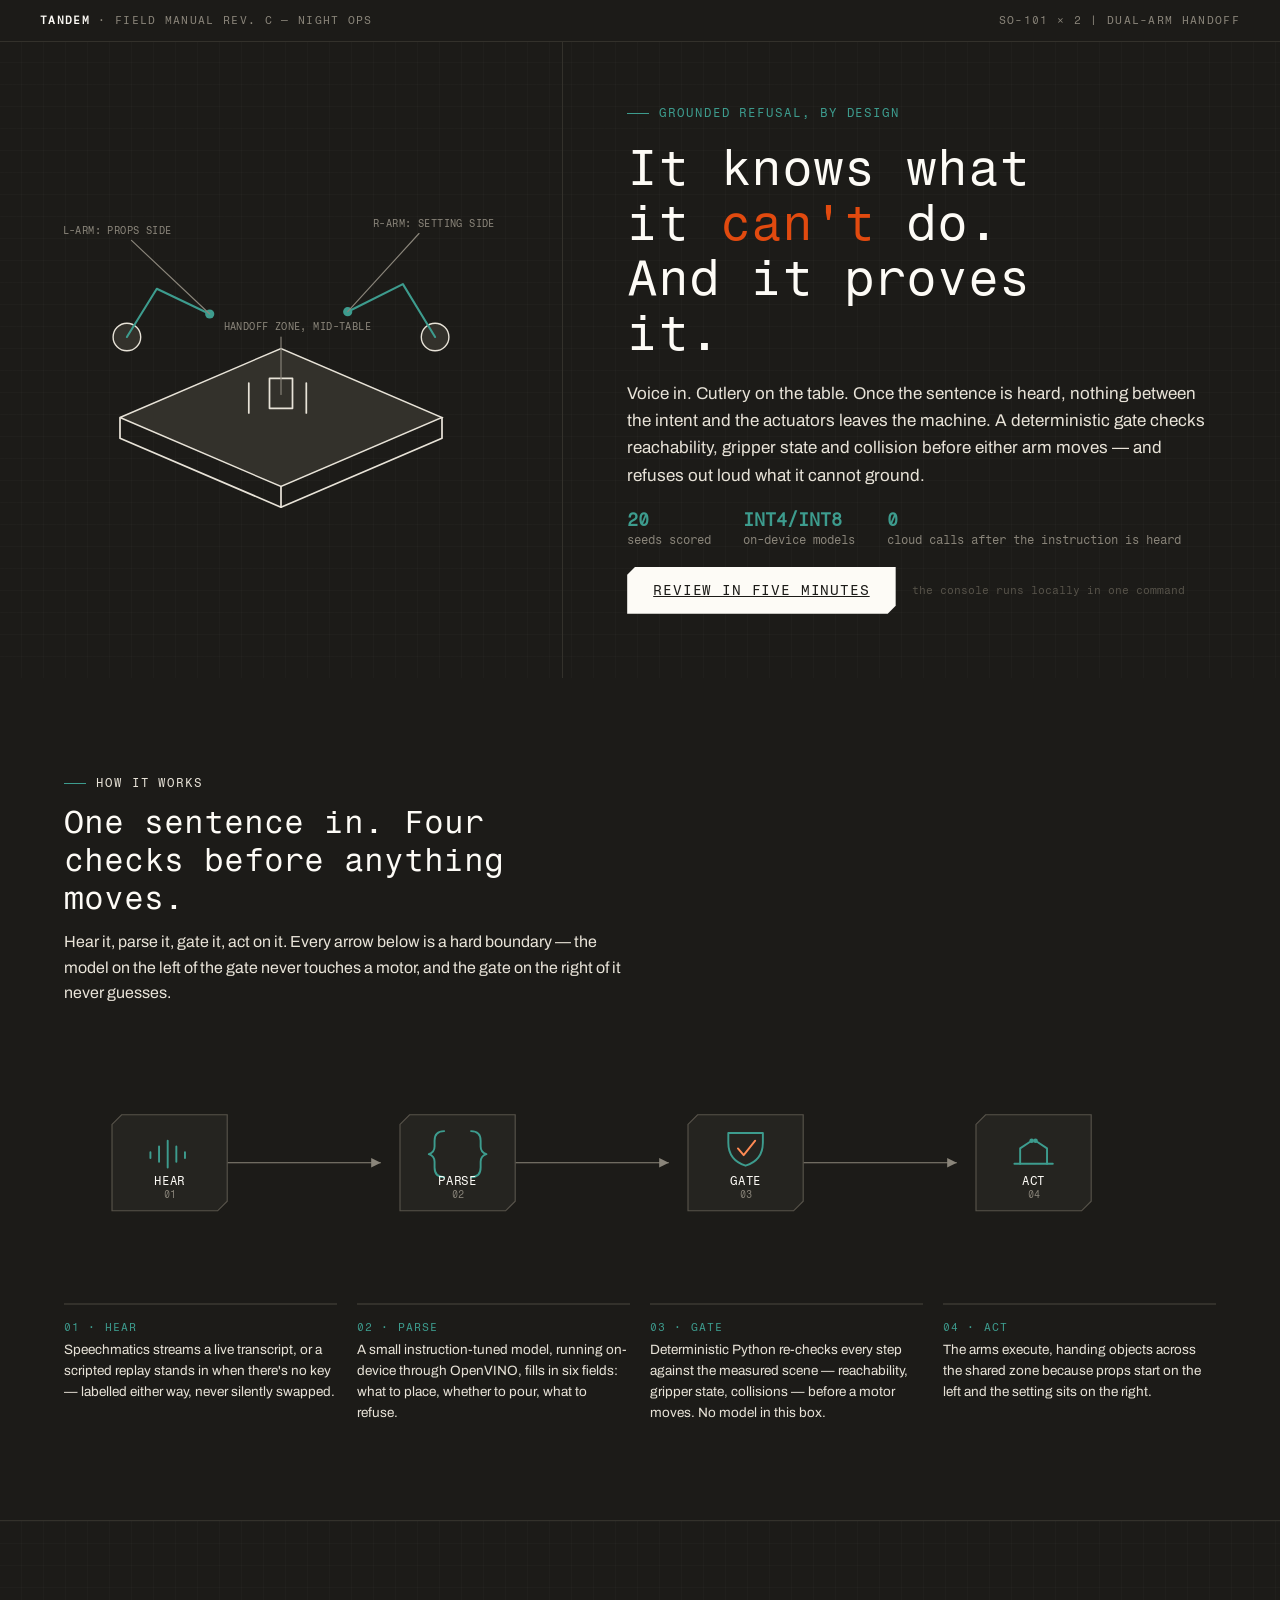
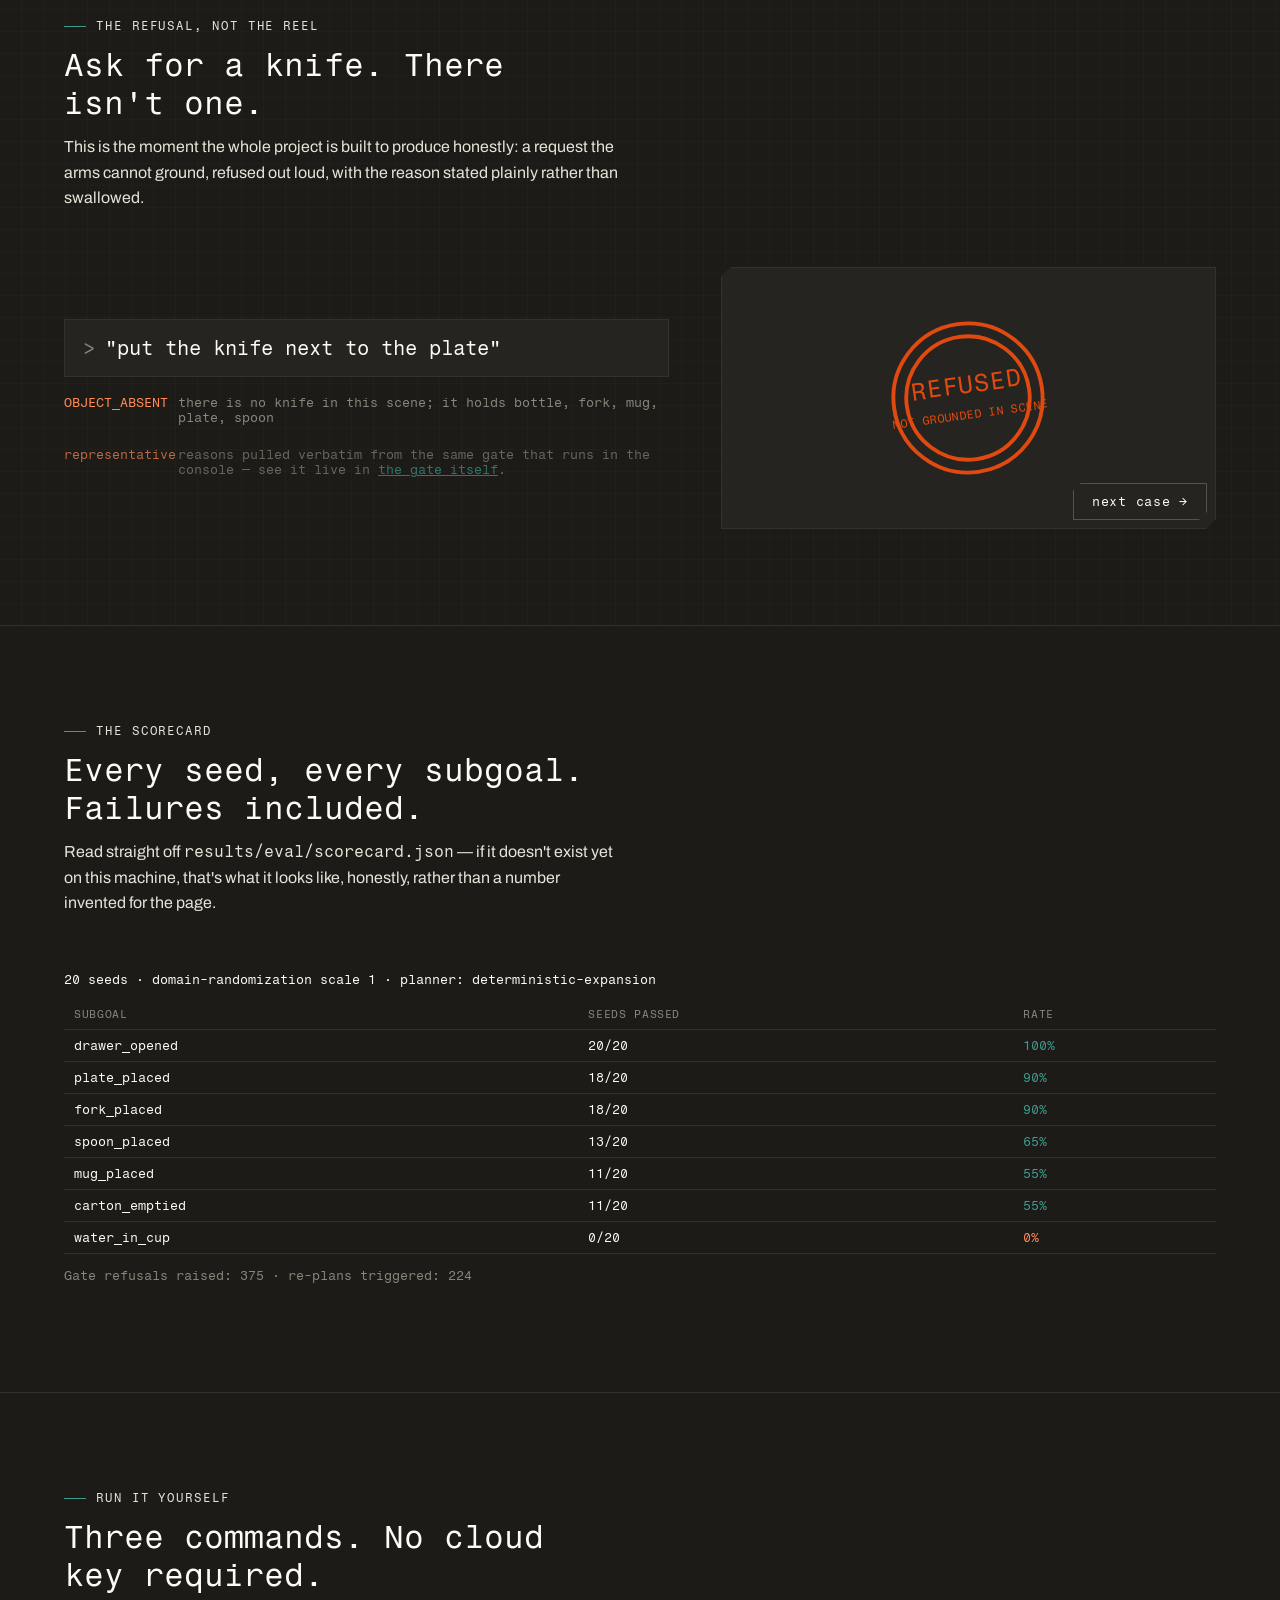
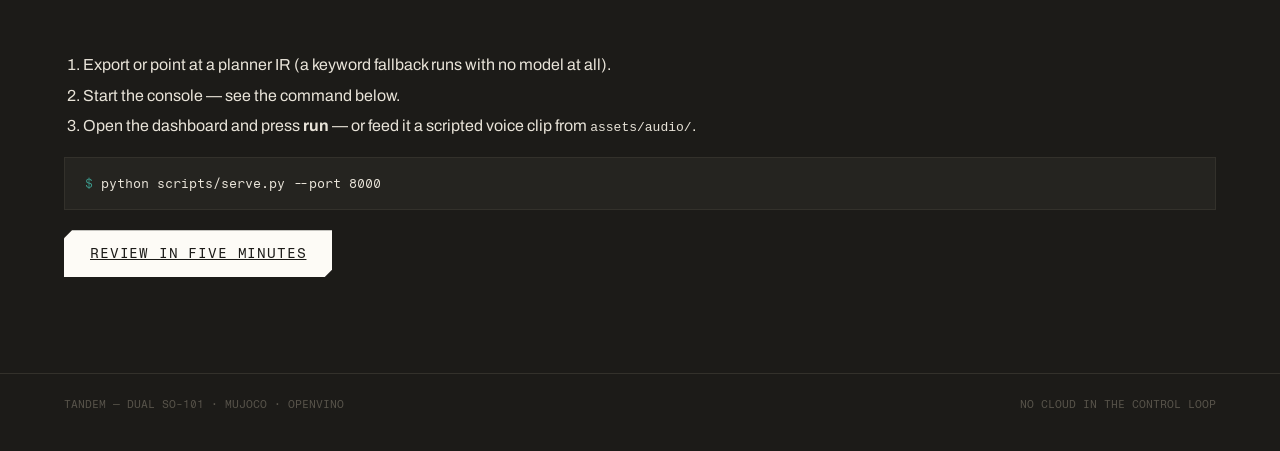
<file: index.html>
<!DOCTYPE html>
<html lang="en">
<head>
<meta charset="UTF-8">
<meta name="viewport" content="width=device-width, initial-scale=1">
<title>Tandem — a robot that knows what it can't do</title>
<meta name="description" content="Two arms set a dinner table. Voice in, a local model parses it, a deterministic gate refuses what it can't ground, the arms execute. Once the sentence is heard, nothing leaves the machine.">
<link rel="icon" type="image/svg+xml" href="favicon.svg">
<link rel="preconnect" href="https://fonts.googleapis.com">
<link rel="preconnect" href="https://fonts.gstatic.com" crossorigin>
<link href="https://fonts.googleapis.com/css2?family=Fragment+Mono:ital@0;1&family=Archivo:wght@400;500;600;700;800&display=swap" rel="stylesheet">
<link rel="stylesheet" href="tandem.css">
<style>
  .frame { display: flex; flex-direction: column; min-height: 100vh; }

  /* ---------- hero ---------- */
  main.hero {
    display: flex;
    flex-direction: column;
  }
  @media (min-width: 900px) { main.hero { flex-direction: row; } }
  .panel-diagram {
    position: relative;
    flex: 0 0 auto;
    display: flex; align-items: center; justify-content: center;
    padding: clamp(24px, 4vw, 40px);
    border-bottom: 1px solid var(--ink-2);
  }
  @media (min-width: 900px) {
    .panel-diagram { flex: 0 0 44%; border-bottom: none; border-right: 1px solid var(--ink-2); }
  }
  svg.diagram { width: 100%; max-width: 460px; height: auto; overflow: visible; }
  .dline { fill: none; stroke: var(--paper-2); stroke-width: 1.5; stroke-linecap: round; stroke-linejoin: round; }
  .dline.accent { stroke: var(--teal-3); stroke-width: 1.8; }
  .dline.leader { stroke: var(--paper-3); stroke-width: 1; stroke-dasharray: 3 5; }
  .dfill { fill: var(--ink-2); stroke: var(--paper-2); stroke-width: 1.2; }
  .ctext { font-family: var(--font-display); font-size: 9px; fill: var(--paper-3); letter-spacing: 0.04em; }
  .panel-text {
    flex: 1;
    display: flex; flex-direction: column; justify-content: center;
    padding: clamp(28px, 5vw, 64px);
    gap: 20px;
  }
  h1.hero-h1 { font-size: clamp(28px, 4.2vw, 50px); max-width: 15ch; }
  .cta-row { display: flex; align-items: center; gap: 16px; flex-wrap: wrap; }

  /* ---------- generic section rhythm ---------- */
  section.block {
    padding: clamp(48px, 8vw, 96px) clamp(var(--gutter), 6vw, 64px);
    border-bottom: 1px solid var(--ink-2);
  }
  .block-head { max-width: 62ch; margin-bottom: clamp(32px, 5vw, 56px); }
  .block-head h2 {
    font-family: var(--font-display);
    font-weight: 400;
    font-size: clamp(22px, 3vw, 32px);
    margin: 10px 0 12px;
    color: var(--paper-0);
  }
  .block-head p { color: var(--paper-2); line-height: 1.6; margin: 0; }

  /* ---------- how it works: one diagram, one caption row ---------- */
  .chain-svg { width: 100%; height: auto; display: block; margin: 0 auto clamp(24px, 4vw, 40px); }
  .chain-node-box { fill: var(--ink-1); stroke: var(--ink-3); stroke-width: 1.2; }
  .chain-icon { stroke: var(--teal-3); stroke-width: 2; fill: none; stroke-linecap: round; stroke-linejoin: round; }
  .chain-label { font-family: var(--font-display); font-size: 13px; fill: var(--paper-0); letter-spacing: 0.06em; }
  .chain-index { font-family: var(--font-display); font-size: 10px; fill: var(--paper-3); }
  .chain-trace { fill: none; stroke: var(--paper-3); stroke-width: 1.2; stroke-dasharray: 5 5; }
  .chain-arrow { fill: var(--paper-3); }
  .chain-caps {
    display: grid;
    grid-template-columns: repeat(4, 1fr);
    gap: 20px;
  }
  @media (max-width: 760px) { .chain-caps { grid-template-columns: 1fr 1fr; } }
  .chain-caps div { border-top: 2px solid var(--ink-2); padding-top: 12px; }
  .chain-caps .stage-tag { font-family: var(--font-display); font-size: 11px; color: var(--teal-3); letter-spacing: 0.1em; }
  .chain-caps p { margin: 6px 0 0; font-size: 13.5px; color: var(--paper-2); line-height: 1.55; }

  /* ---------- the refusal ---------- */
  .refusal-grid {
    display: grid;
    grid-template-columns: 1.1fr 0.9fr;
    gap: clamp(24px, 4vw, 56px);
    align-items: center;
  }
  @media (max-width: 860px) { .refusal-grid { grid-template-columns: 1fr; } }
  .command-line {
    font-family: var(--font-display);
    font-size: clamp(16px, 2vw, 20px);
    color: var(--paper-0);
    background: var(--ink-1);
    border: 1px solid var(--ink-2);
    padding: 16px 18px;
    display: flex;
    gap: 10px;
  }
  .command-line .who { color: var(--paper-3); }
  .refusal-log {
    margin-top: 18px;
    font-family: var(--font-display);
    font-size: 12.5px;
    color: var(--paper-3);
    display: flex;
    flex-direction: column;
    gap: 10px;
  }
  .refusal-log .line { display: flex; gap: 10px; }
  .refusal-log .code { color: var(--orange-3); flex: none; width: 13ch; }
  .refusal-stage {
    display: flex; align-items: center; justify-content: center;
    position: relative;
    padding: clamp(24px, 4vw, 40px);
  }
  .refusal-cycler { position: absolute; bottom: 8px; right: 8px; }

  /* ---------- scorecard ---------- */
  #scorecard-body { font-family: var(--font-display); font-size: 13px; }
  table.sc { width: 100%; border-collapse: collapse; margin-top: 8px; }
  table.sc th, table.sc td {
    text-align: left; padding: 8px 10px; border-bottom: 1px solid var(--ink-2);
    font-size: 12.5px;
  }
  table.sc th { color: var(--paper-3); font-weight: 400; letter-spacing: 0.06em; text-transform: uppercase; font-size: 10.5px; }
  table.sc td.rate { color: var(--teal-3); }
  table.sc td.rate.zero { color: var(--orange-3); }
  .sc-empty { color: var(--paper-3); font-size: 13.5px; line-height: 1.7; }
  .sc-empty code { background: var(--ink-1); border: 1px solid var(--ink-2); padding: 2px 6px; color: var(--paper-0); }

  /* ---------- run it ---------- */
  .runbox {
    background: var(--ink-1);
    border: 1px solid var(--ink-2);
    padding: 18px 20px;
    font-family: var(--font-display);
    font-size: 13px;
    color: var(--paper-2);
    overflow-x: auto;
  }
  .runbox .prompt { color: var(--teal-3); }
  ol.steps { padding-left: 1.2em; color: var(--paper-2); line-height: 1.9; }

  footer.foot {
    padding: 24px clamp(var(--gutter), 6vw, 64px) 40px;
    font-family: var(--font-display);
    font-size: 11px;
    color: var(--ink-3);
    display: flex; justify-content: space-between; flex-wrap: wrap; gap: 8px;
  }
</style>
</head>
<body>
<div class="frame">
  <div class="top-strip">
    <span><b>TANDEM</b> · FIELD MANUAL REV. C — NIGHT OPS</span>
    <span>SO-101 × 2 | DUAL-ARM HANDOFF</span>
  </div>

  <!-- ============================================================ HERO ============================================================ -->
  <main class="hero bg-grid">
    <div class="panel-diagram">
      <svg class="diagram" viewBox="0 0 400 320" fill="none" xmlns="http://www.w3.org/2000/svg" aria-hidden="true">
        <polygon class="dfill" points="60,210 200,150 340,210 200,270" />
        <polyline class="dline" points="60,210 60,228 200,288 200,270" />
        <polyline class="dline" points="340,210 340,228 200,288" />
        <circle class="dfill" cx="66" cy="140" r="12"/>
        <path class="dline accent" d="M66,140 L92,98 L138,120" />
        <circle cx="138" cy="120" r="4" fill="var(--teal-3)"/>
        <circle class="dfill" cx="334" cy="140" r="12"/>
        <path class="dline accent" d="M334,140 L306,94 L258,118" />
        <circle cx="258" cy="118" r="4" fill="var(--teal-3)"/>
        <rect class="dline" x="190" y="176" width="20" height="26" />
        <line class="dline" x1="172" y1="180" x2="172" y2="206" />
        <line class="dline" x1="222" y1="180" x2="222" y2="206" />
        <line class="dline leader" x1="138" y1="120" x2="70" y2="56" />
        <text class="ctext" x="10" y="50">L-ARM: PROPS SIDE</text>
        <line class="dline leader" x1="258" y1="118" x2="320" y2="50" />
        <text class="ctext" x="280" y="44">R-ARM: SETTING SIDE</text>
        <line class="dline leader" x1="200" y1="190" x2="200" y2="140" />
        <text class="ctext" x="150" y="134">HANDOFF ZONE, MID-TABLE</text>
      </svg>
    </div>
    <div class="panel-text">
      <p class="eyebrow">Grounded refusal, by design</p>
      <h1 class="hero-h1 display">It knows what it <em>can't</em> do. And it proves it.</h1>
      <p class="sub">Voice in. Cutlery on the table. Once the sentence is heard, nothing between the intent and the actuators leaves the machine. A deterministic gate checks reachability, gripper state and collision before either arm moves — and refuses out loud what it cannot ground.</p>
      <div class="readouts">
        <div><b id="ro-seeds">20</b>seeds scored</div>
        <div><b>INT4/INT8</b>on-device models</div>
        <div><b>0</b>cloud calls after the instruction is heard</div>
      </div>
      <div class="cta-row">
        <a class="btn" href="https://github.com/RaYYeR220/tandem-vla/blob/main/JUDGES.md">REVIEW IN FIVE MINUTES</a>
        <span class="hint">the console runs locally in one command</span>
      </div>
    </div>
  </main>

  <!-- ============================================================ HOW IT WORKS ============================================================ -->
  <section class="block">
    <div class="block-head">
      <p class="eyebrow">How it works</p>
      <h2>One sentence in. Four checks before anything moves.</h2>
      <p>Hear it, parse it, gate it, act on it. Every arrow below is a hard boundary — the model on the left of the gate never touches a motor, and the gate on the right of it never guesses.</p>
    </div>

    <svg class="chain-svg" viewBox="0 0 1200 210" xmlns="http://www.w3.org/2000/svg" aria-hidden="true" id="chainSvg">
      <!-- connecting trace -->
      <path class="chain-trace" id="chainTrace" d="M170,105 H330 M470,105 H630 M770,105 H930" />
      <polygon class="chain-arrow" points="330,105 320,100 320,110" />
      <polygon class="chain-arrow" points="630,105 620,100 620,110" />
      <polygon class="chain-arrow" points="930,105 920,100 920,110" />

      <!-- node 1: HEAR -->
      <polygon class="chain-node-box" points="60,55 170,55 170,145 160,155 50,155 50,65"/>
      <g transform="translate(110,90)" class="chain-icon">
        <path d="M-20,10 v-6 M-11,14 v-16 M-2,20 v-28 M7,14 v-16 M16,10 v-6"/>
      </g>
      <text class="chain-label" x="110" y="128" text-anchor="middle">HEAR</text>
      <text class="chain-index" x="110" y="142" text-anchor="middle">01</text>

      <!-- node 2: PARSE -->
      <polygon class="chain-node-box" points="360,55 470,55 470,145 460,155 350,155 350,65"/>
      <g transform="translate(410,90)" class="chain-icon">
        <path d="M-14,-18 q-10,0 -10,10 v6 q0,6 -6,8 q6,2 6,8 v6 q0,10 10,10"/>
        <path d="M14,-18 q10,0 10,10 v6 q0,6 6,8 q-6,2 -6,8 v6 q0,10 -10,10"/>
      </g>
      <text class="chain-label" x="410" y="128" text-anchor="middle">PARSE</text>
      <text class="chain-index" x="410" y="142" text-anchor="middle">02</text>

      <!-- node 3: GATE -->
      <polygon class="chain-node-box" points="660,55 770,55 770,145 760,155 650,155 650,65"/>
      <g transform="translate(710,90)" class="chain-icon">
        <path d="M-18,-16 v10 q0,18 18,24 q18,-6 18,-24 v-10 z"/>
        <path d="M-8,0 l6,7 l12,-15" stroke="var(--orange-3)"/>
      </g>
      <text class="chain-label" x="710" y="128" text-anchor="middle">GATE</text>
      <text class="chain-index" x="710" y="142" text-anchor="middle">03</text>

      <!-- node 4: ACT -->
      <polygon class="chain-node-box" points="960,55 1070,55 1070,145 1060,155 950,155 950,65"/>
      <g transform="translate(1010,92)" class="chain-icon">
        <path d="M-20,14 h40"/>
        <path d="M-14,14 L-14,-2 L-2,-10"/>
        <path d="M14,14 L14,-2 L2,-10"/>
        <circle cx="-2" cy="-10" r="2.4" fill="var(--teal-3)" stroke="none"/>
        <circle cx="2" cy="-10" r="2.4" fill="var(--teal-3)" stroke="none"/>
      </g>
      <text class="chain-label" x="1010" y="128" text-anchor="middle">ACT</text>
      <text class="chain-index" x="1010" y="142" text-anchor="middle">04</text>
    </svg>

    <div class="chain-caps">
      <div><span class="stage-tag">01 · HEAR</span><p>Speechmatics streams a live transcript, or a scripted replay stands in when there's no key — labelled either way, never silently swapped.</p></div>
      <div><span class="stage-tag">02 · PARSE</span><p>A small instruction-tuned model, running on-device through OpenVINO, fills in six fields: what to place, whether to pour, what to refuse.</p></div>
      <div><span class="stage-tag">03 · GATE</span><p>Deterministic Python re-checks every step against the measured scene — reachability, gripper state, collisions — before a motor moves. No model in this box.</p></div>
      <div><span class="stage-tag">04 · ACT</span><p>The arms execute, handing objects across the shared zone because props start on the left and the setting sits on the right.</p></div>
    </div>
  </section>

  <!-- ============================================================ THE REFUSAL ============================================================ -->
  <section class="block bg-grid">
    <div class="block-head">
      <p class="eyebrow">The refusal, not the reel</p>
      <h2>Ask for a knife. There isn't one.</h2>
      <p>This is the moment the whole project is built to produce honestly: a request the arms cannot ground, refused out loud, with the reason stated plainly rather than swallowed.</p>
    </div>
    <div class="refusal-grid">
      <div>
        <div class="command-line"><span class="who">&gt;</span> <span id="cmd-text">"put the knife next to the plate"</span></div>
        <div class="refusal-log" id="refusal-log">
          <div class="line"><span class="code">OBJECT_ABSENT</span><span>there is no knife in this scene; it holds bottle, fork, mug, plate, spoon</span></div>
        </div>
        <div class="refusal-log" style="margin-top:22px; opacity:.7;">
          <div class="line"><span class="code">representative</span><span>reasons pulled verbatim from the same gate that runs in the console — see it live in <a href="https://github.com/RaYYeR220/tandem-vla/blob/main/tandem/gate/__init__.py" style="color:var(--teal-3)">the gate itself</a>.</span></div>
        </div>
      </div>
      <div class="refusal-stage panel chamfer">
        <svg viewBox="0 0 140 140" width="180" height="180" id="refuseStamp" class="stamp refuse fire" style="transform:rotate(-8deg) scale(1); opacity:1;">
          <circle cx="70" cy="70" r="58"/>
          <circle cx="70" cy="70" r="48"/>
          <text x="70" y="66" font-size="19">REFUSED</text>
          <text x="70" y="86" font-size="9" fill="var(--orange-3)">NOT GROUNDED IN SCENE</text>
        </svg>
        <button class="btn-ghost refusal-cycler" id="cycleRefusal">next case →</button>
      </div>
    </div>
  </section>

  <!-- ============================================================ SCORECARD ============================================================ -->
  <section class="block">
    <div class="block-head">
      <p class="eyebrow">The scorecard</p>
      <h2>Every seed, every subgoal. Failures included.</h2>
      <p>Read straight off <code class="mono">results/eval/scorecard.json</code> — if it doesn't exist yet on this machine, that's what it looks like, honestly, rather than a number invented for the page.</p>
    </div>
    <div id="scorecard-body">
      <p class="sc-empty">Loading scorecard…</p>
    </div>
  </section>

  <!-- ============================================================ RUN IT ============================================================ -->
  <section class="block">
    <div class="block-head">
      <p class="eyebrow">Run it yourself</p>
      <h2>Three commands. No cloud key required.</h2>
    </div>
    <ol class="steps">
      <li>Export or point at a planner IR (a keyword fallback runs with no model at all).</li>
      <li>Start the console — see the command below.</li>
      <li>Open the dashboard and press <b>run</b> — or feed it a scripted voice clip from <code>assets/audio/</code>.</li>
    </ol>
    <div class="runbox"><span class="prompt">$</span> python scripts/serve.py --port 8000</div>
    <div class="cta-row" style="margin-top:20px;">
      <a class="btn" href="https://github.com/RaYYeR220/tandem-vla/blob/main/JUDGES.md">REVIEW IN FIVE MINUTES</a>
    </div>
  </section>

  <footer class="foot">
    <span>TANDEM — DUAL SO-101 · MUJOCO · OPENVINO</span>
    <span>NO CLOUD IN THE CONTROL LOOP</span>
  </footer>
</div>

<script src="tandem.js"></script>
<script>
(function () {
  // stroke-draw the hero diagram once on load (same signature interaction as the chosen variant)
  document.querySelectorAll('svg.diagram .dline, svg.diagram .dfill').forEach(function (el, i) {
    try {
      var len = el.getTotalLength ? el.getTotalLength() : 80;
      el.style.strokeDasharray = len; el.style.strokeDashoffset = len;
      el.style.transition = 'stroke-dashoffset 1s ease ' + (i * 0.04) + 's';
      requestAnimationFrame(function () { requestAnimationFrame(function () { el.style.strokeDashoffset = 0; }); });
    } catch (e) {}
  });

  // stroke-draw the four-stage chain when it scrolls into view
  var chainDrawn = false;
  var chainSvg = document.getElementById('chainSvg');
  function drawChain() {
    if (chainDrawn) return;
    chainDrawn = true;
    chainSvg.querySelectorAll('.chain-icon path, .chain-trace').forEach(function (el, i) {
      try {
        var len = el.getTotalLength();
        el.style.strokeDasharray = len; el.style.strokeDashoffset = len;
        el.style.transition = 'stroke-dashoffset 0.9s ease ' + (i * 0.06) + 's';
        requestAnimationFrame(function () { requestAnimationFrame(function () { el.style.strokeDashoffset = 0; }); });
      } catch (e) {}
    });
  }
  if ('IntersectionObserver' in window) {
    new IntersectionObserver(function (entries) {
      entries.forEach(function (e) { if (e.isIntersecting) drawChain(); });
    }, { threshold: 0.35 }).observe(chainSvg);
  } else {
    drawChain();
  }

  // the refusal cycler — a handful of real reason strings the gate/planner actually produce
  var CASES = [
    { cmd: '"put the knife next to the plate"', code: 'OBJECT_ABSENT', reason: 'there is no knife in this scene; it holds bottle, fork, mug, plate, spoon' },
    { cmd: '"pour the wine into the glass"', code: 'OBJECT_ABSENT', reason: 'there is no wine in the scene' },
    { cmd: '"fold the napkin"', code: 'OBJECT_ABSENT', reason: 'there is no napkin in the scene' },
    { cmd: '"put the bowl on the table"', code: 'OBJECT_ABSENT', reason: 'there is no bowl in the scene' },
    { cmd: '"hand the mug to the left arm"', code: 'OUT_OF_REACH', reason: 'the mug is 0.31 m from the left base, past the 0.28 m envelope — rewritten to a hand-off instead of refused outright' }
  ];
  var idx = 0;
  document.getElementById('cycleRefusal').addEventListener('click', function () {
    idx = (idx + 1) % CASES.length;
    var c = CASES[idx];
    document.getElementById('cmd-text').textContent = c.cmd;
    document.getElementById('refusal-log').innerHTML =
      '<div class="line"><span class="code">' + c.code + '</span><span>' + c.reason + '</span></div>';
    var stamp = document.getElementById('refuseStamp');
    stamp.classList.remove('fire');
    void stamp.offsetWidth;
    stamp.classList.add('fire');
  });

  // scorecard: never show a number the backend did not send
  Tandem.getJSON('api/scorecard').then(function (res) {
    var el = document.getElementById('scorecard-body');
    if (!res || !res.available) {
      el.innerHTML = '<p class="sc-empty">No scorecard on this machine yet. Generate one with<br>' +
        '<code>python scripts/serve.py --build-scorecard 5</code> — real seeds, real time, written to ' +
        '<code>results/eval/scorecard.json</code>.</p>';
      return;
    }
    var s = res.scorecard;
    var rows = Object.keys(s.subgoals).map(function (g) {
      var v = s.subgoals[g];
      var cls = v.rate === 0 ? ' zero' : '';
      return '<tr><td>' + Tandem.escapeHtml(g) + '</td><td>' + v.count + '/' + s.config.n + '</td>' +
        '<td class="rate' + cls + '">' + Math.round(v.rate * 100) + '%</td></tr>';
    }).join('');
    el.innerHTML =
      '<p>' + s.config.n + ' seeds · domain-randomization scale ' + s.config.dr_scale +
      ' · planner: ' + Tandem.escapeHtml(s.config.planner) + '</p>' +
      '<table class="sc"><thead><tr><th>Subgoal</th><th>Seeds passed</th><th>Rate</th></tr></thead><tbody>' +
      rows + '</tbody></table>' +
      '<p style="margin-top:14px;color:var(--paper-3)">Gate refusals raised: ' + s.gate_refusals +
      ' · re-plans triggered: ' + s.replans + '</p>';
    var roSeeds = document.getElementById('ro-seeds');
    if (roSeeds) roSeeds.textContent = s.config.n;
  }).catch(function () {
    document.getElementById('scorecard-body').innerHTML = '<p class="sc-empty">Scorecard endpoint unreachable — start the console with <code>python scripts/serve.py</code>.</p>';
  });
})();
</script>
</body>
</html>
</file>
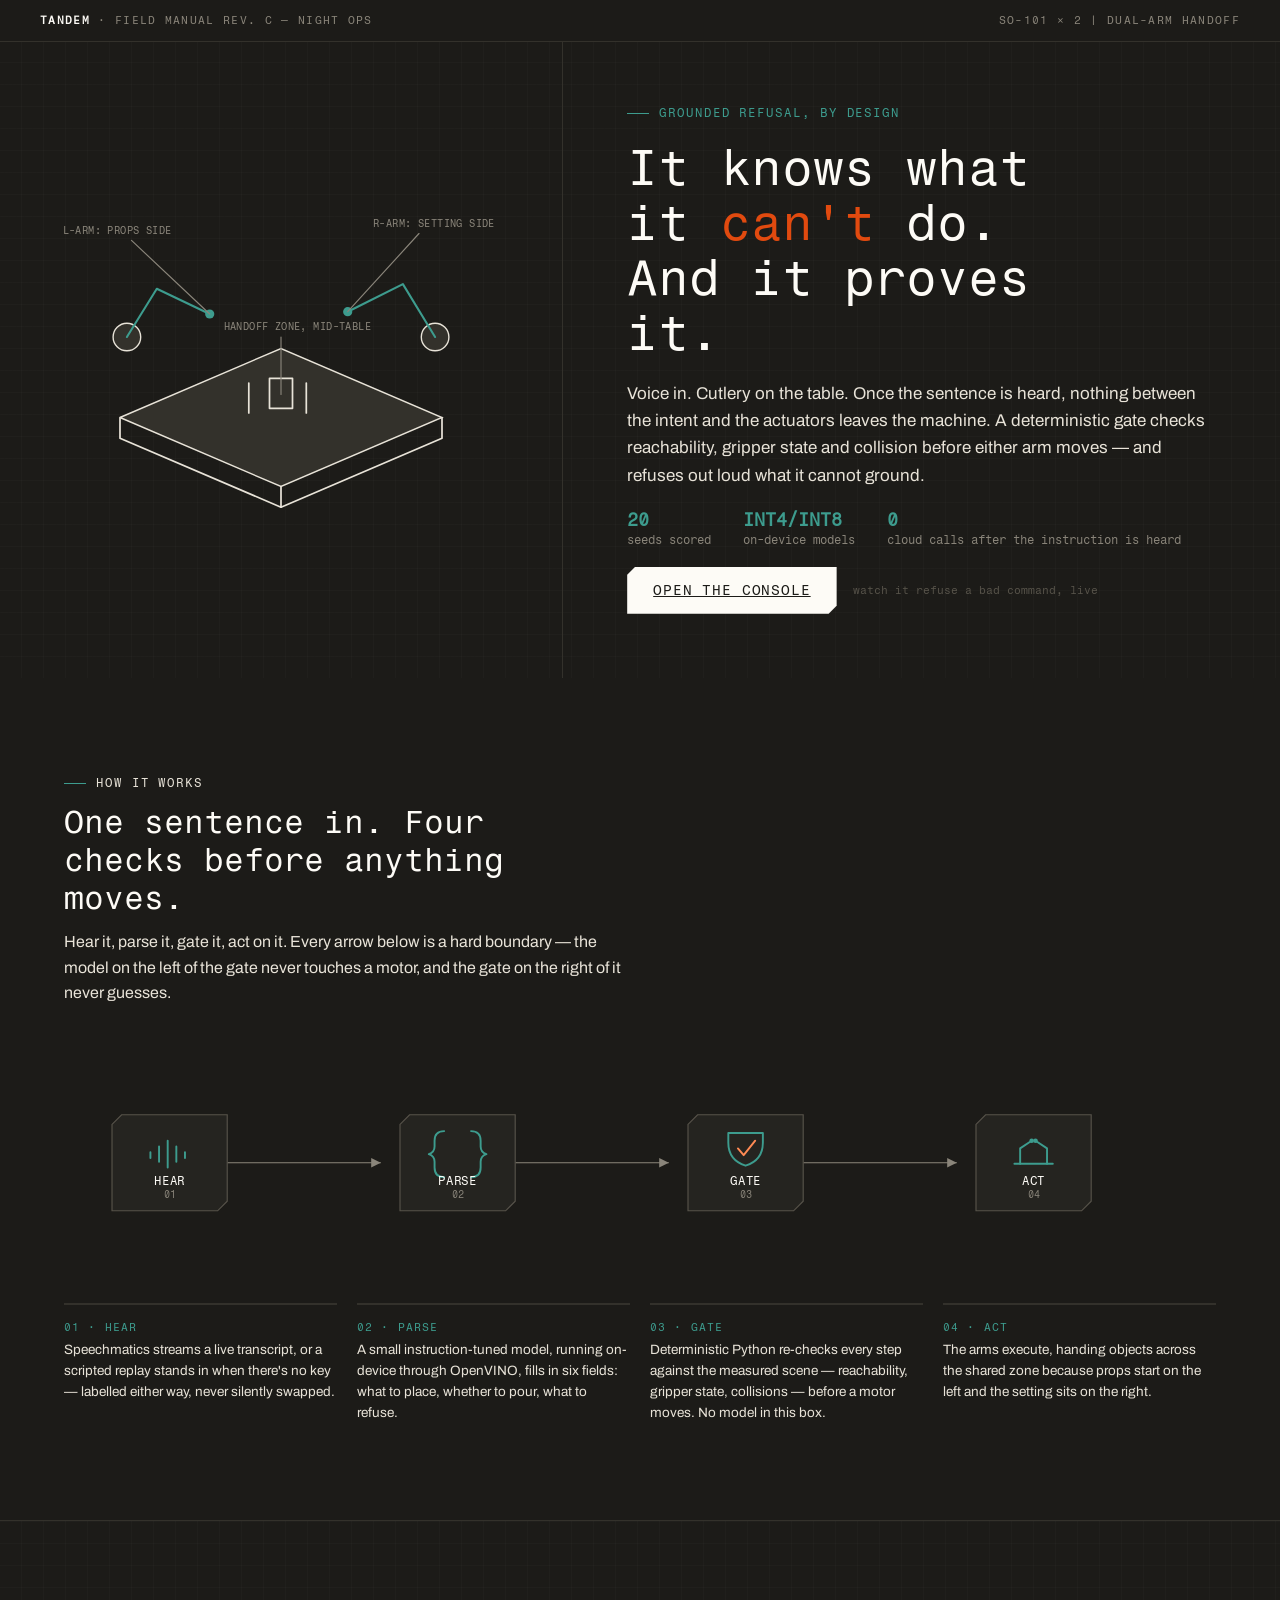
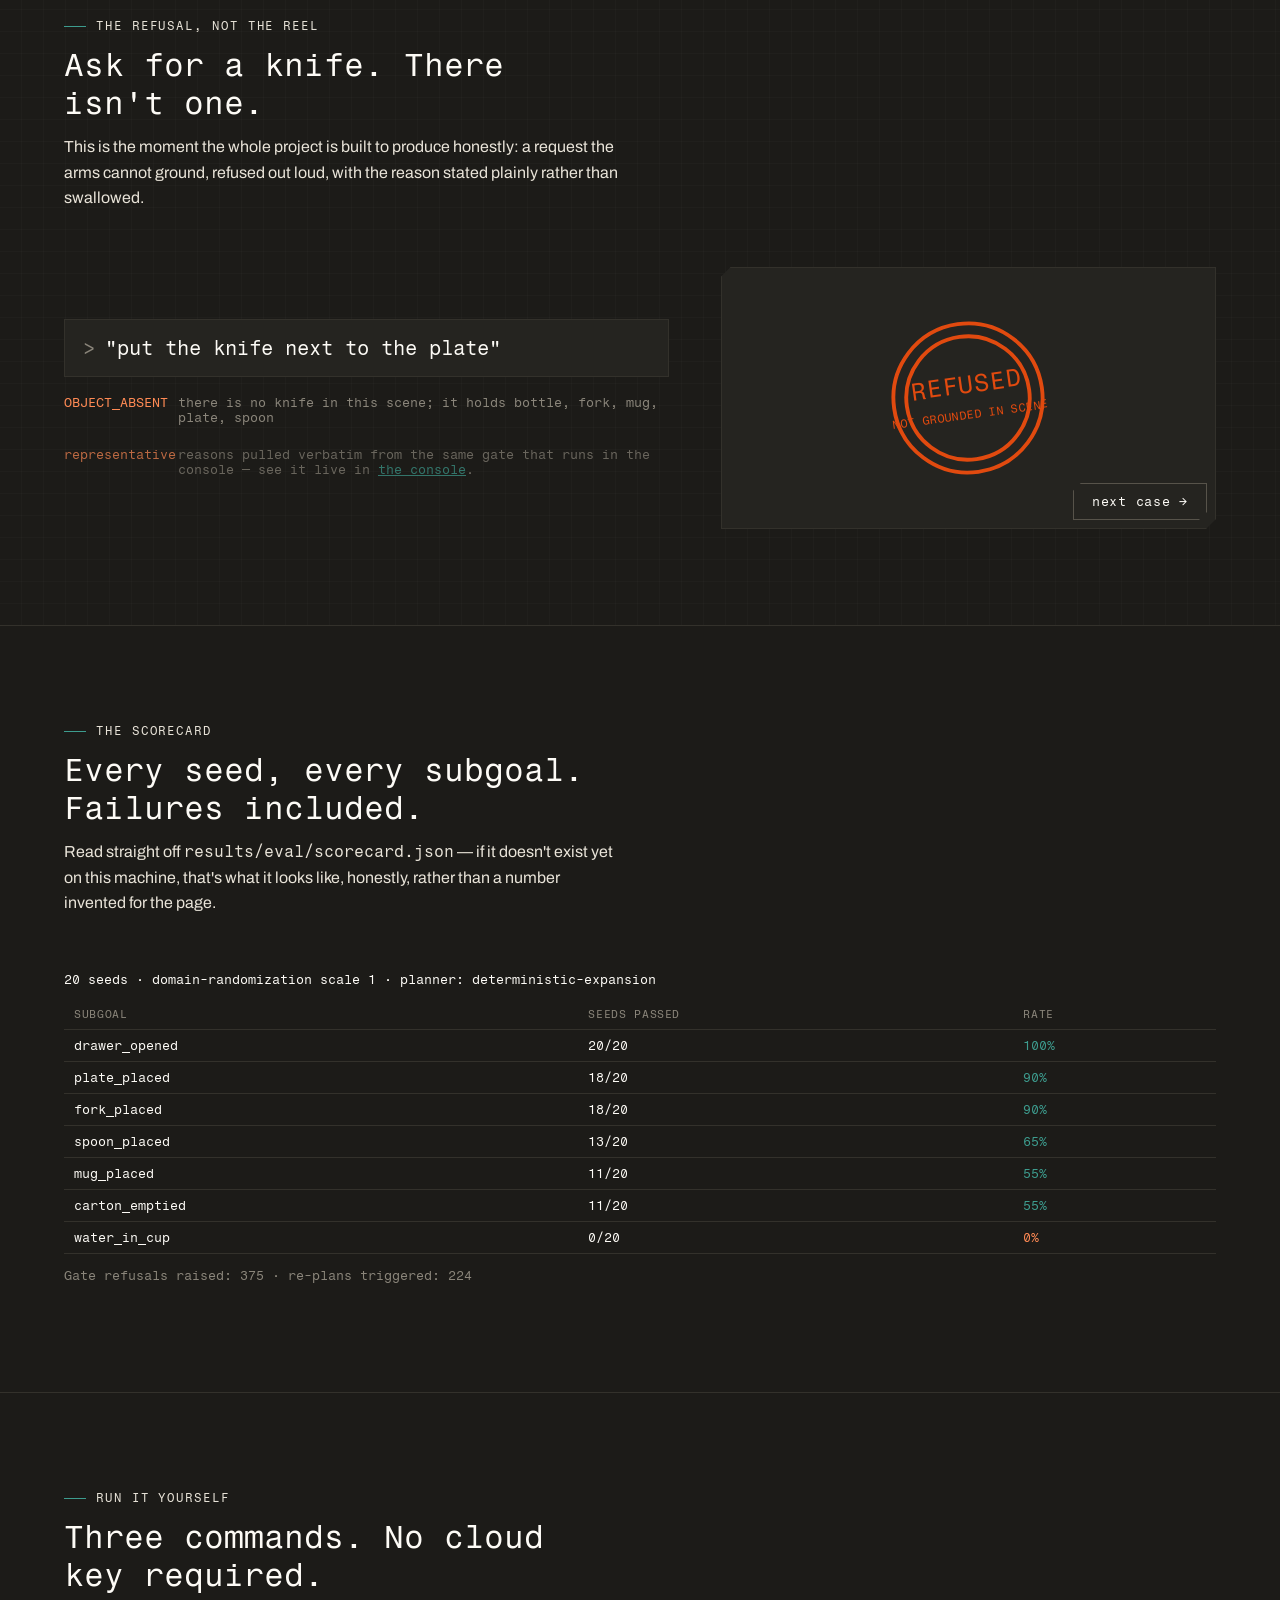
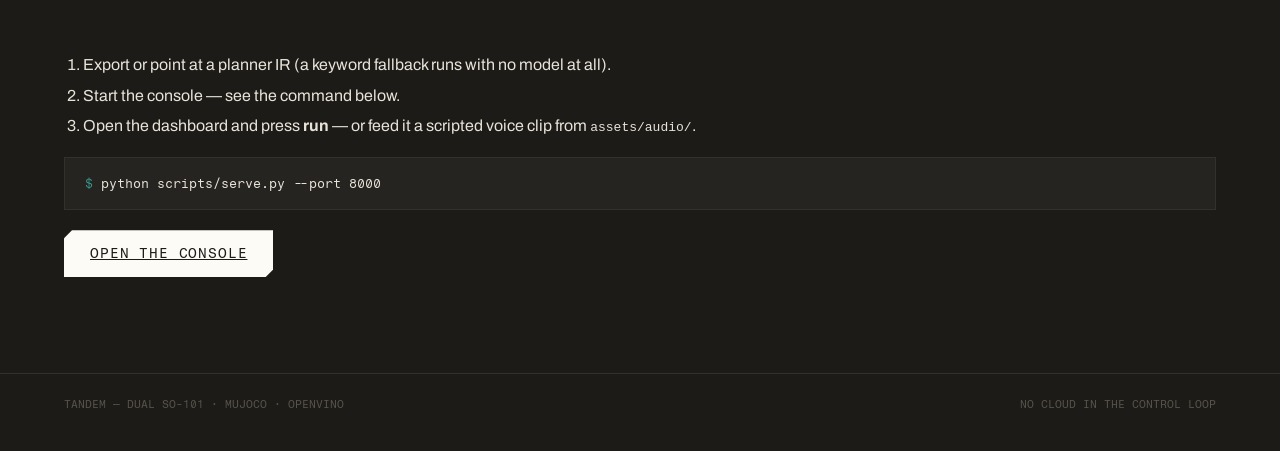
<file: web/index.html>
<!DOCTYPE html>
<html lang="en">
<head>
<meta charset="UTF-8">
<meta name="viewport" content="width=device-width, initial-scale=1">
<title>Tandem — a robot that knows what it can't do</title>
<meta name="description" content="Two arms set a dinner table. Voice in, a local model parses it, a deterministic gate refuses what it can't ground, the arms execute. Once the sentence is heard, nothing leaves the machine.">
<link rel="icon" type="image/svg+xml" href="favicon.svg">
<link rel="preconnect" href="https://fonts.googleapis.com">
<link rel="preconnect" href="https://fonts.gstatic.com" crossorigin>
<link href="https://fonts.googleapis.com/css2?family=Fragment+Mono:ital@0;1&family=Archivo:wght@400;500;600;700;800&display=swap" rel="stylesheet">
<link rel="stylesheet" href="tandem.css">
<style>
  .frame { display: flex; flex-direction: column; min-height: 100vh; }

  /* ---------- hero ---------- */
  main.hero {
    display: flex;
    flex-direction: column;
  }
  @media (min-width: 900px) { main.hero { flex-direction: row; } }
  .panel-diagram {
    position: relative;
    flex: 0 0 auto;
    display: flex; align-items: center; justify-content: center;
    padding: clamp(24px, 4vw, 40px);
    border-bottom: 1px solid var(--ink-2);
  }
  @media (min-width: 900px) {
    .panel-diagram { flex: 0 0 44%; border-bottom: none; border-right: 1px solid var(--ink-2); }
  }
  svg.diagram { width: 100%; max-width: 460px; height: auto; overflow: visible; }
  .dline { fill: none; stroke: var(--paper-2); stroke-width: 1.5; stroke-linecap: round; stroke-linejoin: round; }
  .dline.accent { stroke: var(--teal-3); stroke-width: 1.8; }
  .dline.leader { stroke: var(--paper-3); stroke-width: 1; stroke-dasharray: 3 5; }
  .dfill { fill: var(--ink-2); stroke: var(--paper-2); stroke-width: 1.2; }
  .ctext { font-family: var(--font-display); font-size: 9px; fill: var(--paper-3); letter-spacing: 0.04em; }
  .panel-text {
    flex: 1;
    display: flex; flex-direction: column; justify-content: center;
    padding: clamp(28px, 5vw, 64px);
    gap: 20px;
  }
  h1.hero-h1 { font-size: clamp(28px, 4.2vw, 50px); max-width: 15ch; }
  .cta-row { display: flex; align-items: center; gap: 16px; flex-wrap: wrap; }

  /* ---------- generic section rhythm ---------- */
  section.block {
    padding: clamp(48px, 8vw, 96px) clamp(var(--gutter), 6vw, 64px);
    border-bottom: 1px solid var(--ink-2);
  }
  .block-head { max-width: 62ch; margin-bottom: clamp(32px, 5vw, 56px); }
  .block-head h2 {
    font-family: var(--font-display);
    font-weight: 400;
    font-size: clamp(22px, 3vw, 32px);
    margin: 10px 0 12px;
    color: var(--paper-0);
  }
  .block-head p { color: var(--paper-2); line-height: 1.6; margin: 0; }

  /* ---------- how it works: one diagram, one caption row ---------- */
  .chain-svg { width: 100%; height: auto; display: block; margin: 0 auto clamp(24px, 4vw, 40px); }
  .chain-node-box { fill: var(--ink-1); stroke: var(--ink-3); stroke-width: 1.2; }
  .chain-icon { stroke: var(--teal-3); stroke-width: 2; fill: none; stroke-linecap: round; stroke-linejoin: round; }
  .chain-label { font-family: var(--font-display); font-size: 13px; fill: var(--paper-0); letter-spacing: 0.06em; }
  .chain-index { font-family: var(--font-display); font-size: 10px; fill: var(--paper-3); }
  .chain-trace { fill: none; stroke: var(--paper-3); stroke-width: 1.2; stroke-dasharray: 5 5; }
  .chain-arrow { fill: var(--paper-3); }
  .chain-caps {
    display: grid;
    grid-template-columns: repeat(4, 1fr);
    gap: 20px;
  }
  @media (max-width: 760px) { .chain-caps { grid-template-columns: 1fr 1fr; } }
  .chain-caps div { border-top: 2px solid var(--ink-2); padding-top: 12px; }
  .chain-caps .stage-tag { font-family: var(--font-display); font-size: 11px; color: var(--teal-3); letter-spacing: 0.1em; }
  .chain-caps p { margin: 6px 0 0; font-size: 13.5px; color: var(--paper-2); line-height: 1.55; }

  /* ---------- the refusal ---------- */
  .refusal-grid {
    display: grid;
    grid-template-columns: 1.1fr 0.9fr;
    gap: clamp(24px, 4vw, 56px);
    align-items: center;
  }
  @media (max-width: 860px) { .refusal-grid { grid-template-columns: 1fr; } }
  .command-line {
    font-family: var(--font-display);
    font-size: clamp(16px, 2vw, 20px);
    color: var(--paper-0);
    background: var(--ink-1);
    border: 1px solid var(--ink-2);
    padding: 16px 18px;
    display: flex;
    gap: 10px;
  }
  .command-line .who { color: var(--paper-3); }
  .refusal-log {
    margin-top: 18px;
    font-family: var(--font-display);
    font-size: 12.5px;
    color: var(--paper-3);
    display: flex;
    flex-direction: column;
    gap: 10px;
  }
  .refusal-log .line { display: flex; gap: 10px; }
  .refusal-log .code { color: var(--orange-3); flex: none; width: 13ch; }
  .refusal-stage {
    display: flex; align-items: center; justify-content: center;
    position: relative;
    padding: clamp(24px, 4vw, 40px);
  }
  .refusal-cycler { position: absolute; bottom: 8px; right: 8px; }

  /* ---------- scorecard ---------- */
  #scorecard-body { font-family: var(--font-display); font-size: 13px; }
  table.sc { width: 100%; border-collapse: collapse; margin-top: 8px; }
  table.sc th, table.sc td {
    text-align: left; padding: 8px 10px; border-bottom: 1px solid var(--ink-2);
    font-size: 12.5px;
  }
  table.sc th { color: var(--paper-3); font-weight: 400; letter-spacing: 0.06em; text-transform: uppercase; font-size: 10.5px; }
  table.sc td.rate { color: var(--teal-3); }
  table.sc td.rate.zero { color: var(--orange-3); }
  .sc-empty { color: var(--paper-3); font-size: 13.5px; line-height: 1.7; }
  .sc-empty code { background: var(--ink-1); border: 1px solid var(--ink-2); padding: 2px 6px; color: var(--paper-0); }

  /* ---------- run it ---------- */
  .runbox {
    background: var(--ink-1);
    border: 1px solid var(--ink-2);
    padding: 18px 20px;
    font-family: var(--font-display);
    font-size: 13px;
    color: var(--paper-2);
    overflow-x: auto;
  }
  .runbox .prompt { color: var(--teal-3); }
  ol.steps { padding-left: 1.2em; color: var(--paper-2); line-height: 1.9; }

  footer.foot {
    padding: 24px clamp(var(--gutter), 6vw, 64px) 40px;
    font-family: var(--font-display);
    font-size: 11px;
    color: var(--ink-3);
    display: flex; justify-content: space-between; flex-wrap: wrap; gap: 8px;
  }
</style>
</head>
<body>
<div class="frame">
  <div class="top-strip">
    <span><b>TANDEM</b> · FIELD MANUAL REV. C — NIGHT OPS</span>
    <span>SO-101 × 2 | DUAL-ARM HANDOFF</span>
  </div>

  <!-- ============================================================ HERO ============================================================ -->
  <main class="hero bg-grid">
    <div class="panel-diagram">
      <svg class="diagram" viewBox="0 0 400 320" fill="none" xmlns="http://www.w3.org/2000/svg" aria-hidden="true">
        <polygon class="dfill" points="60,210 200,150 340,210 200,270" />
        <polyline class="dline" points="60,210 60,228 200,288 200,270" />
        <polyline class="dline" points="340,210 340,228 200,288" />
        <circle class="dfill" cx="66" cy="140" r="12"/>
        <path class="dline accent" d="M66,140 L92,98 L138,120" />
        <circle cx="138" cy="120" r="4" fill="var(--teal-3)"/>
        <circle class="dfill" cx="334" cy="140" r="12"/>
        <path class="dline accent" d="M334,140 L306,94 L258,118" />
        <circle cx="258" cy="118" r="4" fill="var(--teal-3)"/>
        <rect class="dline" x="190" y="176" width="20" height="26" />
        <line class="dline" x1="172" y1="180" x2="172" y2="206" />
        <line class="dline" x1="222" y1="180" x2="222" y2="206" />
        <line class="dline leader" x1="138" y1="120" x2="70" y2="56" />
        <text class="ctext" x="10" y="50">L-ARM: PROPS SIDE</text>
        <line class="dline leader" x1="258" y1="118" x2="320" y2="50" />
        <text class="ctext" x="280" y="44">R-ARM: SETTING SIDE</text>
        <line class="dline leader" x1="200" y1="190" x2="200" y2="140" />
        <text class="ctext" x="150" y="134">HANDOFF ZONE, MID-TABLE</text>
      </svg>
    </div>
    <div class="panel-text">
      <p class="eyebrow">Grounded refusal, by design</p>
      <h1 class="hero-h1 display">It knows what it <em>can't</em> do. And it proves it.</h1>
      <p class="sub">Voice in. Cutlery on the table. Once the sentence is heard, nothing between the intent and the actuators leaves the machine. A deterministic gate checks reachability, gripper state and collision before either arm moves — and refuses out loud what it cannot ground.</p>
      <div class="readouts">
        <div><b id="ro-seeds">20</b>seeds scored</div>
        <div><b>INT4/INT8</b>on-device models</div>
        <div><b>0</b>cloud calls after the instruction is heard</div>
      </div>
      <div class="cta-row">
        <a class="btn" href="app.html">OPEN THE CONSOLE</a>
        <span class="hint">watch it refuse a bad command, live</span>
      </div>
    </div>
  </main>

  <!-- ============================================================ HOW IT WORKS ============================================================ -->
  <section class="block">
    <div class="block-head">
      <p class="eyebrow">How it works</p>
      <h2>One sentence in. Four checks before anything moves.</h2>
      <p>Hear it, parse it, gate it, act on it. Every arrow below is a hard boundary — the model on the left of the gate never touches a motor, and the gate on the right of it never guesses.</p>
    </div>

    <svg class="chain-svg" viewBox="0 0 1200 210" xmlns="http://www.w3.org/2000/svg" aria-hidden="true" id="chainSvg">
      <!-- connecting trace -->
      <path class="chain-trace" id="chainTrace" d="M170,105 H330 M470,105 H630 M770,105 H930" />
      <polygon class="chain-arrow" points="330,105 320,100 320,110" />
      <polygon class="chain-arrow" points="630,105 620,100 620,110" />
      <polygon class="chain-arrow" points="930,105 920,100 920,110" />

      <!-- node 1: HEAR -->
      <polygon class="chain-node-box" points="60,55 170,55 170,145 160,155 50,155 50,65"/>
      <g transform="translate(110,90)" class="chain-icon">
        <path d="M-20,10 v-6 M-11,14 v-16 M-2,20 v-28 M7,14 v-16 M16,10 v-6"/>
      </g>
      <text class="chain-label" x="110" y="128" text-anchor="middle">HEAR</text>
      <text class="chain-index" x="110" y="142" text-anchor="middle">01</text>

      <!-- node 2: PARSE -->
      <polygon class="chain-node-box" points="360,55 470,55 470,145 460,155 350,155 350,65"/>
      <g transform="translate(410,90)" class="chain-icon">
        <path d="M-14,-18 q-10,0 -10,10 v6 q0,6 -6,8 q6,2 6,8 v6 q0,10 10,10"/>
        <path d="M14,-18 q10,0 10,10 v6 q0,6 6,8 q-6,2 -6,8 v6 q0,10 -10,10"/>
      </g>
      <text class="chain-label" x="410" y="128" text-anchor="middle">PARSE</text>
      <text class="chain-index" x="410" y="142" text-anchor="middle">02</text>

      <!-- node 3: GATE -->
      <polygon class="chain-node-box" points="660,55 770,55 770,145 760,155 650,155 650,65"/>
      <g transform="translate(710,90)" class="chain-icon">
        <path d="M-18,-16 v10 q0,18 18,24 q18,-6 18,-24 v-10 z"/>
        <path d="M-8,0 l6,7 l12,-15" stroke="var(--orange-3)"/>
      </g>
      <text class="chain-label" x="710" y="128" text-anchor="middle">GATE</text>
      <text class="chain-index" x="710" y="142" text-anchor="middle">03</text>

      <!-- node 4: ACT -->
      <polygon class="chain-node-box" points="960,55 1070,55 1070,145 1060,155 950,155 950,65"/>
      <g transform="translate(1010,92)" class="chain-icon">
        <path d="M-20,14 h40"/>
        <path d="M-14,14 L-14,-2 L-2,-10"/>
        <path d="M14,14 L14,-2 L2,-10"/>
        <circle cx="-2" cy="-10" r="2.4" fill="var(--teal-3)" stroke="none"/>
        <circle cx="2" cy="-10" r="2.4" fill="var(--teal-3)" stroke="none"/>
      </g>
      <text class="chain-label" x="1010" y="128" text-anchor="middle">ACT</text>
      <text class="chain-index" x="1010" y="142" text-anchor="middle">04</text>
    </svg>

    <div class="chain-caps">
      <div><span class="stage-tag">01 · HEAR</span><p>Speechmatics streams a live transcript, or a scripted replay stands in when there's no key — labelled either way, never silently swapped.</p></div>
      <div><span class="stage-tag">02 · PARSE</span><p>A small instruction-tuned model, running on-device through OpenVINO, fills in six fields: what to place, whether to pour, what to refuse.</p></div>
      <div><span class="stage-tag">03 · GATE</span><p>Deterministic Python re-checks every step against the measured scene — reachability, gripper state, collisions — before a motor moves. No model in this box.</p></div>
      <div><span class="stage-tag">04 · ACT</span><p>The arms execute, handing objects across the shared zone because props start on the left and the setting sits on the right.</p></div>
    </div>
  </section>

  <!-- ============================================================ THE REFUSAL ============================================================ -->
  <section class="block bg-grid">
    <div class="block-head">
      <p class="eyebrow">The refusal, not the reel</p>
      <h2>Ask for a knife. There isn't one.</h2>
      <p>This is the moment the whole project is built to produce honestly: a request the arms cannot ground, refused out loud, with the reason stated plainly rather than swallowed.</p>
    </div>
    <div class="refusal-grid">
      <div>
        <div class="command-line"><span class="who">&gt;</span> <span id="cmd-text">"put the knife next to the plate"</span></div>
        <div class="refusal-log" id="refusal-log">
          <div class="line"><span class="code">OBJECT_ABSENT</span><span>there is no knife in this scene; it holds bottle, fork, mug, plate, spoon</span></div>
        </div>
        <div class="refusal-log" style="margin-top:22px; opacity:.7;">
          <div class="line"><span class="code">representative</span><span>reasons pulled verbatim from the same gate that runs in the console — see it live in <a href="app.html" style="color:var(--teal-3)">the console</a>.</span></div>
        </div>
      </div>
      <div class="refusal-stage panel chamfer">
        <svg viewBox="0 0 140 140" width="180" height="180" id="refuseStamp" class="stamp refuse fire" style="transform:rotate(-8deg) scale(1); opacity:1;">
          <circle cx="70" cy="70" r="58"/>
          <circle cx="70" cy="70" r="48"/>
          <text x="70" y="66" font-size="19">REFUSED</text>
          <text x="70" y="86" font-size="9" fill="var(--orange-3)">NOT GROUNDED IN SCENE</text>
        </svg>
        <button class="btn-ghost refusal-cycler" id="cycleRefusal">next case →</button>
      </div>
    </div>
  </section>

  <!-- ============================================================ SCORECARD ============================================================ -->
  <section class="block">
    <div class="block-head">
      <p class="eyebrow">The scorecard</p>
      <h2>Every seed, every subgoal. Failures included.</h2>
      <p>Read straight off <code class="mono">results/eval/scorecard.json</code> — if it doesn't exist yet on this machine, that's what it looks like, honestly, rather than a number invented for the page.</p>
    </div>
    <div id="scorecard-body">
      <p class="sc-empty">Loading scorecard…</p>
    </div>
  </section>

  <!-- ============================================================ RUN IT ============================================================ -->
  <section class="block">
    <div class="block-head">
      <p class="eyebrow">Run it yourself</p>
      <h2>Three commands. No cloud key required.</h2>
    </div>
    <ol class="steps">
      <li>Export or point at a planner IR (a keyword fallback runs with no model at all).</li>
      <li>Start the console — see the command below.</li>
      <li>Open the dashboard and press <b>run</b> — or feed it a scripted voice clip from <code>assets/audio/</code>.</li>
    </ol>
    <div class="runbox"><span class="prompt">$</span> python scripts/serve.py --port 8000</div>
    <div class="cta-row" style="margin-top:20px;">
      <a class="btn" href="app.html">OPEN THE CONSOLE</a>
    </div>
  </section>

  <footer class="foot">
    <span>TANDEM — DUAL SO-101 · MUJOCO · OPENVINO</span>
    <span>NO CLOUD IN THE CONTROL LOOP</span>
  </footer>
</div>

<script src="tandem.js"></script>
<script>
(function () {
  // stroke-draw the hero diagram once on load (same signature interaction as the chosen variant)
  document.querySelectorAll('svg.diagram .dline, svg.diagram .dfill').forEach(function (el, i) {
    try {
      var len = el.getTotalLength ? el.getTotalLength() : 80;
      el.style.strokeDasharray = len; el.style.strokeDashoffset = len;
      el.style.transition = 'stroke-dashoffset 1s ease ' + (i * 0.04) + 's';
      requestAnimationFrame(function () { requestAnimationFrame(function () { el.style.strokeDashoffset = 0; }); });
    } catch (e) {}
  });

  // stroke-draw the four-stage chain when it scrolls into view
  var chainDrawn = false;
  var chainSvg = document.getElementById('chainSvg');
  function drawChain() {
    if (chainDrawn) return;
    chainDrawn = true;
    chainSvg.querySelectorAll('.chain-icon path, .chain-trace').forEach(function (el, i) {
      try {
        var len = el.getTotalLength();
        el.style.strokeDasharray = len; el.style.strokeDashoffset = len;
        el.style.transition = 'stroke-dashoffset 0.9s ease ' + (i * 0.06) + 's';
        requestAnimationFrame(function () { requestAnimationFrame(function () { el.style.strokeDashoffset = 0; }); });
      } catch (e) {}
    });
  }
  if ('IntersectionObserver' in window) {
    new IntersectionObserver(function (entries) {
      entries.forEach(function (e) { if (e.isIntersecting) drawChain(); });
    }, { threshold: 0.35 }).observe(chainSvg);
  } else {
    drawChain();
  }

  // the refusal cycler — a handful of real reason strings the gate/planner actually produce
  var CASES = [
    { cmd: '"put the knife next to the plate"', code: 'OBJECT_ABSENT', reason: 'there is no knife in this scene; it holds bottle, fork, mug, plate, spoon' },
    { cmd: '"pour the wine into the glass"', code: 'OBJECT_ABSENT', reason: 'there is no wine in the scene' },
    { cmd: '"fold the napkin"', code: 'OBJECT_ABSENT', reason: 'there is no napkin in the scene' },
    { cmd: '"put the bowl on the table"', code: 'OBJECT_ABSENT', reason: 'there is no bowl in the scene' },
    { cmd: '"hand the mug to the left arm"', code: 'OUT_OF_REACH', reason: 'the mug is 0.31 m from the left base, past the 0.28 m envelope — rewritten to a hand-off instead of refused outright' }
  ];
  var idx = 0;
  document.getElementById('cycleRefusal').addEventListener('click', function () {
    idx = (idx + 1) % CASES.length;
    var c = CASES[idx];
    document.getElementById('cmd-text').textContent = c.cmd;
    document.getElementById('refusal-log').innerHTML =
      '<div class="line"><span class="code">' + c.code + '</span><span>' + c.reason + '</span></div>';
    var stamp = document.getElementById('refuseStamp');
    stamp.classList.remove('fire');
    void stamp.offsetWidth;
    stamp.classList.add('fire');
  });

  // scorecard: never show a number the backend did not send
  Tandem.getJSON('/api/scorecard').then(function (res) {
    var el = document.getElementById('scorecard-body');
    if (!res || !res.available) {
      el.innerHTML = '<p class="sc-empty">No scorecard on this machine yet. Generate one with<br>' +
        '<code>python scripts/serve.py --build-scorecard 5</code> — real seeds, real time, written to ' +
        '<code>results/eval/scorecard.json</code>.</p>';
      return;
    }
    var s = res.scorecard;
    var rows = Object.keys(s.subgoals).map(function (g) {
      var v = s.subgoals[g];
      var cls = v.rate === 0 ? ' zero' : '';
      return '<tr><td>' + Tandem.escapeHtml(g) + '</td><td>' + v.count + '/' + s.config.n + '</td>' +
        '<td class="rate' + cls + '">' + Math.round(v.rate * 100) + '%</td></tr>';
    }).join('');
    el.innerHTML =
      '<p>' + s.config.n + ' seeds · domain-randomization scale ' + s.config.dr_scale +
      ' · planner: ' + Tandem.escapeHtml(s.config.planner) + '</p>' +
      '<table class="sc"><thead><tr><th>Subgoal</th><th>Seeds passed</th><th>Rate</th></tr></thead><tbody>' +
      rows + '</tbody></table>' +
      '<p style="margin-top:14px;color:var(--paper-3)">Gate refusals raised: ' + s.gate_refusals +
      ' · re-plans triggered: ' + s.replans + '</p>';
    var roSeeds = document.getElementById('ro-seeds');
    if (roSeeds) roSeeds.textContent = s.config.n;
  }).catch(function () {
    document.getElementById('scorecard-body').innerHTML = '<p class="sc-empty">Scorecard endpoint unreachable — start the console with <code>python scripts/serve.py</code>.</p>';
  });
})();
</script>
</body>
</html>
</file>
<file: tandem.css>
/* Tandem — shared design tokens and components.
   Direction: "Field Manual, Night Ops" (chosen from ui-variants/variant-02.html).
   Display: Fragment Mono. Body: Archivo. Chamfered corners, never border-radius.
   Ramp: paper/ink neutrals + teal (GO) + burnt-orange (REFUSE) + amber (EXECUTING). */

:root {
  --ink-0: #1c1b18;
  --ink-1: #252420;
  --ink-2: #33312b;
  --ink-3: #57534a;
  --paper-0: #fdfbf6;
  --paper-1: #f4f1ea;
  --paper-2: #e8e3d8;
  --paper-3: #8a857a;

  --teal-1: #0e3a33;
  --teal-2: #1f6f63;
  --teal-3: #3d9c8e;

  --orange-1: #b23a0c;
  --orange-2: #e14a0f;
  --orange-3: #ff8a54;

  --amber-1: #8a5a12;
  --amber-2: #c07e1e;
  --amber-3: #e8a33d;
  --amber-4: #f2c777;

  --font-display: "Fragment Mono", ui-monospace, "SFMono-Regular", monospace;
  --font-body: "Archivo", ui-sans-serif, system-ui, sans-serif;

  --gutter: 16px;
}

* { box-sizing: border-box; }

html, body {
  margin: 0;
  padding: 0;
  background: var(--ink-0);
  overflow-x: hidden;
}

body {
  color: var(--paper-0);
  font-family: var(--font-body);
  min-height: 100vh;
  -webkit-font-smoothing: antialiased;
}

a { color: inherit; }

::selection { background: var(--teal-2); color: var(--paper-0); }

/* ---------------------------------------------------------------- layout helpers */

.bg-grid {
  background-image:
    repeating-linear-gradient(0deg, transparent, transparent 21px, rgba(253, 251, 246, 0.035) 22px),
    repeating-linear-gradient(90deg, transparent, transparent 21px, rgba(253, 251, 246, 0.035) 22px);
}

.top-strip {
  display: flex;
  justify-content: space-between;
  flex-wrap: wrap;
  gap: 8px;
  padding: 14px clamp(var(--gutter), 4vw, 40px);
  font-family: var(--font-display);
  font-size: 11px;
  letter-spacing: 0.12em;
  color: var(--paper-3);
  border-bottom: 1px solid var(--ink-2);
}
.top-strip b { color: var(--paper-0); }
.top-strip a.home-link { color: var(--teal-3); text-decoration: none; }
.top-strip a.home-link:hover { color: var(--paper-0); }

/* ---------------------------------------------------------------- type */

.eyebrow {
  font-family: var(--font-display);
  font-size: 12px;
  letter-spacing: 0.16em;
  text-transform: uppercase;
  color: var(--teal-3);
  margin: 0;
  display: flex;
  align-items: center;
  gap: 10px;
}
.eyebrow::before { content: ""; width: 22px; height: 1px; background: var(--teal-3); flex: none; }

h1.display {
  font-family: var(--font-display);
  font-weight: 400;
  line-height: 1.1;
  margin: 0;
}
h1.display em { font-style: normal; color: var(--orange-2); }

p.sub {
  font-size: clamp(15px, 1.4vw, 17px);
  color: var(--paper-2);
  line-height: 1.6;
  margin: 0;
}

.mono { font-family: var(--font-display); }

/* ---------------------------------------------------------------- chamfered surfaces */

.chamfer {
  clip-path: polygon(10px 0, 100% 0, 100% calc(100% - 10px), calc(100% - 10px) 100%, 0 100%, 0 10px);
}
.chamfer-sm {
  clip-path: polygon(6px 0, 100% 0, 100% calc(100% - 6px), calc(100% - 6px) 100%, 0 100%, 0 6px);
}

.panel {
  background: var(--ink-1);
  border: 1px solid var(--ink-2);
}

.btn {
  font-family: var(--font-display);
  font-size: 14px;
  letter-spacing: 0.06em;
  color: var(--ink-0);
  background: var(--paper-0);
  border: none;
  padding: 15px 26px;
  cursor: pointer;
  clip-path: polygon(8px 0, 100% 0, 100% calc(100% - 8px), calc(100% - 8px) 100%, 0 100%, 0 8px);
}
.btn:hover { background: var(--teal-3); }
.btn:disabled { background: var(--ink-3); color: var(--paper-3); cursor: not-allowed; }

.btn-ghost {
  background: transparent;
  color: var(--paper-0);
  border: 1px solid var(--ink-3);
  clip-path: polygon(8px 0, 100% 0, 100% calc(100% - 8px), calc(100% - 8px) 100%, 0 100%, 0 8px);
  font-family: var(--font-display);
  font-size: 12.5px;
  letter-spacing: 0.06em;
  padding: 10px 18px;
  cursor: pointer;
}
.btn-ghost:hover { border-color: var(--teal-3); color: var(--teal-3); }
.btn-ghost.danger:hover { border-color: var(--orange-2); color: var(--orange-3); }
.btn-ghost.active { border-color: var(--teal-3); color: var(--teal-3); background: rgba(61, 156, 142, 0.1); }

input, select {
  font-family: var(--font-display);
  font-size: 13px;
  background: var(--ink-0);
  color: var(--paper-0);
  border: 1px solid var(--ink-2);
  padding: 9px 10px;
}
input:focus, select:focus { outline: none; border-color: var(--teal-3); }
label.field {
  display: flex;
  flex-direction: column;
  gap: 5px;
  font-family: var(--font-display);
  font-size: 10.5px;
  letter-spacing: 0.1em;
  text-transform: uppercase;
  color: var(--paper-3);
}

/* ---------------------------------------------------------------- verdict / status colour language */

.tag {
  display: inline-flex;
  align-items: center;
  gap: 6px;
  font-family: var(--font-display);
  font-size: 11px;
  letter-spacing: 0.08em;
  padding: 3px 9px;
  text-transform: uppercase;
  border: 1px solid currentColor;
}
.tag::before { content: ""; width: 6px; height: 6px; background: currentColor; }
.tag.go { color: var(--teal-3); }
.tag.pending { color: var(--amber-3); }
.tag.refuse { color: var(--orange-3); }
.tag.idle { color: var(--paper-3); }

/* ---------------------------------------------------------------- ink stamp (the REFUSE moment) */

.stamp-wrap { position: relative; }
.stamp {
  transform: rotate(-8deg) scale(0);
  opacity: 0;
  transform-origin: center;
}
.stamp.fire { animation: stamp-in 0.5s cubic-bezier(0.2, 1.5, 0.4, 1) forwards; }
@keyframes stamp-in {
  0% { opacity: 0; transform: rotate(-8deg) scale(2.4); }
  55% { opacity: 1; transform: rotate(-8deg) scale(0.85); }
  100% { opacity: 1; transform: rotate(-8deg) scale(1); }
}
.stamp circle, .stamp path, .stamp rect { fill: none; stroke-width: 3; }
.stamp text {
  font-family: var(--font-display);
  text-anchor: middle;
  letter-spacing: 0.04em;
}
.stamp.go circle, .stamp.go path { stroke: var(--teal-3); }
.stamp.go text { fill: var(--teal-3); }
.stamp.rewrite circle, .stamp.rewrite path { stroke: var(--amber-3); }
.stamp.rewrite text { fill: var(--amber-3); }
.stamp.refuse circle, .stamp.refuse path { stroke: var(--orange-2); }
.stamp.refuse text { fill: var(--orange-2); }
.stamp.idle circle, .stamp.idle path { stroke: var(--ink-3); }
.stamp.idle text { fill: var(--paper-3); }

/* ---------------------------------------------------------------- scrollbars (webkit) */

.scroll::-webkit-scrollbar { width: 8px; height: 8px; }
.scroll::-webkit-scrollbar-track { background: var(--ink-0); }
.scroll::-webkit-scrollbar-thumb { background: var(--ink-3); }

/* ---------------------------------------------------------------- misc */

.hint { font-family: var(--font-display); font-size: 10.5px; color: var(--ink-3); }
.readouts {
  display: flex;
  gap: clamp(16px, 3vw, 32px);
  flex-wrap: wrap;
  font-family: var(--font-display);
  font-size: 11.5px;
  color: var(--paper-3);
}
.readouts b { display: block; color: var(--teal-3); font-size: 18px; margin-bottom: 2px; }

.section-label {
  font-family: var(--font-display);
  font-size: 11px;
  letter-spacing: 0.14em;
  text-transform: uppercase;
  color: var(--paper-3);
  border-bottom: 1px solid var(--ink-2);
  padding-bottom: 8px;
  margin-bottom: 12px;
  display: flex;
  justify-content: space-between;
  align-items: center;
}
</file>
<file: web/tandem.css>
/* Tandem — shared design tokens and components.
   Direction: "Field Manual, Night Ops" (chosen from ui-variants/variant-02.html).
   Display: Fragment Mono. Body: Archivo. Chamfered corners, never border-radius.
   Ramp: paper/ink neutrals + teal (GO) + burnt-orange (REFUSE) + amber (EXECUTING). */

:root {
  --ink-0: #1c1b18;
  --ink-1: #252420;
  --ink-2: #33312b;
  --ink-3: #57534a;
  --paper-0: #fdfbf6;
  --paper-1: #f4f1ea;
  --paper-2: #e8e3d8;
  --paper-3: #8a857a;

  --teal-1: #0e3a33;
  --teal-2: #1f6f63;
  --teal-3: #3d9c8e;

  --orange-1: #b23a0c;
  --orange-2: #e14a0f;
  --orange-3: #ff8a54;

  --amber-1: #8a5a12;
  --amber-2: #c07e1e;
  --amber-3: #e8a33d;
  --amber-4: #f2c777;

  --font-display: "Fragment Mono", ui-monospace, "SFMono-Regular", monospace;
  --font-body: "Archivo", ui-sans-serif, system-ui, sans-serif;

  --gutter: 16px;
}

* { box-sizing: border-box; }

html, body {
  margin: 0;
  padding: 0;
  background: var(--ink-0);
  overflow-x: hidden;
}

body {
  color: var(--paper-0);
  font-family: var(--font-body);
  min-height: 100vh;
  -webkit-font-smoothing: antialiased;
}

a { color: inherit; }

::selection { background: var(--teal-2); color: var(--paper-0); }

/* ---------------------------------------------------------------- layout helpers */

.bg-grid {
  background-image:
    repeating-linear-gradient(0deg, transparent, transparent 21px, rgba(253, 251, 246, 0.035) 22px),
    repeating-linear-gradient(90deg, transparent, transparent 21px, rgba(253, 251, 246, 0.035) 22px);
}

.top-strip {
  display: flex;
  justify-content: space-between;
  flex-wrap: wrap;
  gap: 8px;
  padding: 14px clamp(var(--gutter), 4vw, 40px);
  font-family: var(--font-display);
  font-size: 11px;
  letter-spacing: 0.12em;
  color: var(--paper-3);
  border-bottom: 1px solid var(--ink-2);
}
.top-strip b { color: var(--paper-0); }
.top-strip a.home-link { color: var(--teal-3); text-decoration: none; }
.top-strip a.home-link:hover { color: var(--paper-0); }

/* ---------------------------------------------------------------- type */

.eyebrow {
  font-family: var(--font-display);
  font-size: 12px;
  letter-spacing: 0.16em;
  text-transform: uppercase;
  color: var(--teal-3);
  margin: 0;
  display: flex;
  align-items: center;
  gap: 10px;
}
.eyebrow::before { content: ""; width: 22px; height: 1px; background: var(--teal-3); flex: none; }

h1.display {
  font-family: var(--font-display);
  font-weight: 400;
  line-height: 1.1;
  margin: 0;
}
h1.display em { font-style: normal; color: var(--orange-2); }

p.sub {
  font-size: clamp(15px, 1.4vw, 17px);
  color: var(--paper-2);
  line-height: 1.6;
  margin: 0;
}

.mono { font-family: var(--font-display); }

/* ---------------------------------------------------------------- chamfered surfaces */

.chamfer {
  clip-path: polygon(10px 0, 100% 0, 100% calc(100% - 10px), calc(100% - 10px) 100%, 0 100%, 0 10px);
}
.chamfer-sm {
  clip-path: polygon(6px 0, 100% 0, 100% calc(100% - 6px), calc(100% - 6px) 100%, 0 100%, 0 6px);
}

.panel {
  background: var(--ink-1);
  border: 1px solid var(--ink-2);
}

.btn {
  font-family: var(--font-display);
  font-size: 14px;
  letter-spacing: 0.06em;
  color: var(--ink-0);
  background: var(--paper-0);
  border: none;
  padding: 15px 26px;
  cursor: pointer;
  clip-path: polygon(8px 0, 100% 0, 100% calc(100% - 8px), calc(100% - 8px) 100%, 0 100%, 0 8px);
}
.btn:hover { background: var(--teal-3); }
.btn:disabled { background: var(--ink-3); color: var(--paper-3); cursor: not-allowed; }

.btn-ghost {
  background: transparent;
  color: var(--paper-0);
  border: 1px solid var(--ink-3);
  clip-path: polygon(8px 0, 100% 0, 100% calc(100% - 8px), calc(100% - 8px) 100%, 0 100%, 0 8px);
  font-family: var(--font-display);
  font-size: 12.5px;
  letter-spacing: 0.06em;
  padding: 10px 18px;
  cursor: pointer;
}
.btn-ghost:hover { border-color: var(--teal-3); color: var(--teal-3); }
.btn-ghost.danger:hover { border-color: var(--orange-2); color: var(--orange-3); }
.btn-ghost.active { border-color: var(--teal-3); color: var(--teal-3); background: rgba(61, 156, 142, 0.1); }

input, select {
  font-family: var(--font-display);
  font-size: 13px;
  background: var(--ink-0);
  color: var(--paper-0);
  border: 1px solid var(--ink-2);
  padding: 9px 10px;
}
input:focus, select:focus { outline: none; border-color: var(--teal-3); }
label.field {
  display: flex;
  flex-direction: column;
  gap: 5px;
  font-family: var(--font-display);
  font-size: 10.5px;
  letter-spacing: 0.1em;
  text-transform: uppercase;
  color: var(--paper-3);
}

/* ---------------------------------------------------------------- verdict / status colour language */

.tag {
  display: inline-flex;
  align-items: center;
  gap: 6px;
  font-family: var(--font-display);
  font-size: 11px;
  letter-spacing: 0.08em;
  padding: 3px 9px;
  text-transform: uppercase;
  border: 1px solid currentColor;
}
.tag::before { content: ""; width: 6px; height: 6px; background: currentColor; }
.tag.go { color: var(--teal-3); }
.tag.pending { color: var(--amber-3); }
.tag.refuse { color: var(--orange-3); }
.tag.idle { color: var(--paper-3); }

/* ---------------------------------------------------------------- ink stamp (the REFUSE moment) */

.stamp-wrap { position: relative; }
.stamp {
  transform: rotate(-8deg) scale(0);
  opacity: 0;
  transform-origin: center;
}
.stamp.fire { animation: stamp-in 0.5s cubic-bezier(0.2, 1.5, 0.4, 1) forwards; }
@keyframes stamp-in {
  0% { opacity: 0; transform: rotate(-8deg) scale(2.4); }
  55% { opacity: 1; transform: rotate(-8deg) scale(0.85); }
  100% { opacity: 1; transform: rotate(-8deg) scale(1); }
}
.stamp circle, .stamp path, .stamp rect { fill: none; stroke-width: 3; }
.stamp text {
  font-family: var(--font-display);
  text-anchor: middle;
  letter-spacing: 0.04em;
}
.stamp.go circle, .stamp.go path { stroke: var(--teal-3); }
.stamp.go text { fill: var(--teal-3); }
.stamp.rewrite circle, .stamp.rewrite path { stroke: var(--amber-3); }
.stamp.rewrite text { fill: var(--amber-3); }
.stamp.refuse circle, .stamp.refuse path { stroke: var(--orange-2); }
.stamp.refuse text { fill: var(--orange-2); }
.stamp.idle circle, .stamp.idle path { stroke: var(--ink-3); }
.stamp.idle text { fill: var(--paper-3); }

/* ---------------------------------------------------------------- scrollbars (webkit) */

.scroll::-webkit-scrollbar { width: 8px; height: 8px; }
.scroll::-webkit-scrollbar-track { background: var(--ink-0); }
.scroll::-webkit-scrollbar-thumb { background: var(--ink-3); }

/* ---------------------------------------------------------------- misc */

.hint { font-family: var(--font-display); font-size: 10.5px; color: var(--ink-3); }
.readouts {
  display: flex;
  gap: clamp(16px, 3vw, 32px);
  flex-wrap: wrap;
  font-family: var(--font-display);
  font-size: 11.5px;
  color: var(--paper-3);
}
.readouts b { display: block; color: var(--teal-3); font-size: 18px; margin-bottom: 2px; }

.section-label {
  font-family: var(--font-display);
  font-size: 11px;
  letter-spacing: 0.14em;
  text-transform: uppercase;
  color: var(--paper-3);
  border-bottom: 1px solid var(--ink-2);
  padding-bottom: 8px;
  margin-bottom: 12px;
  display: flex;
  justify-content: space-between;
  align-items: center;
}
</file>
